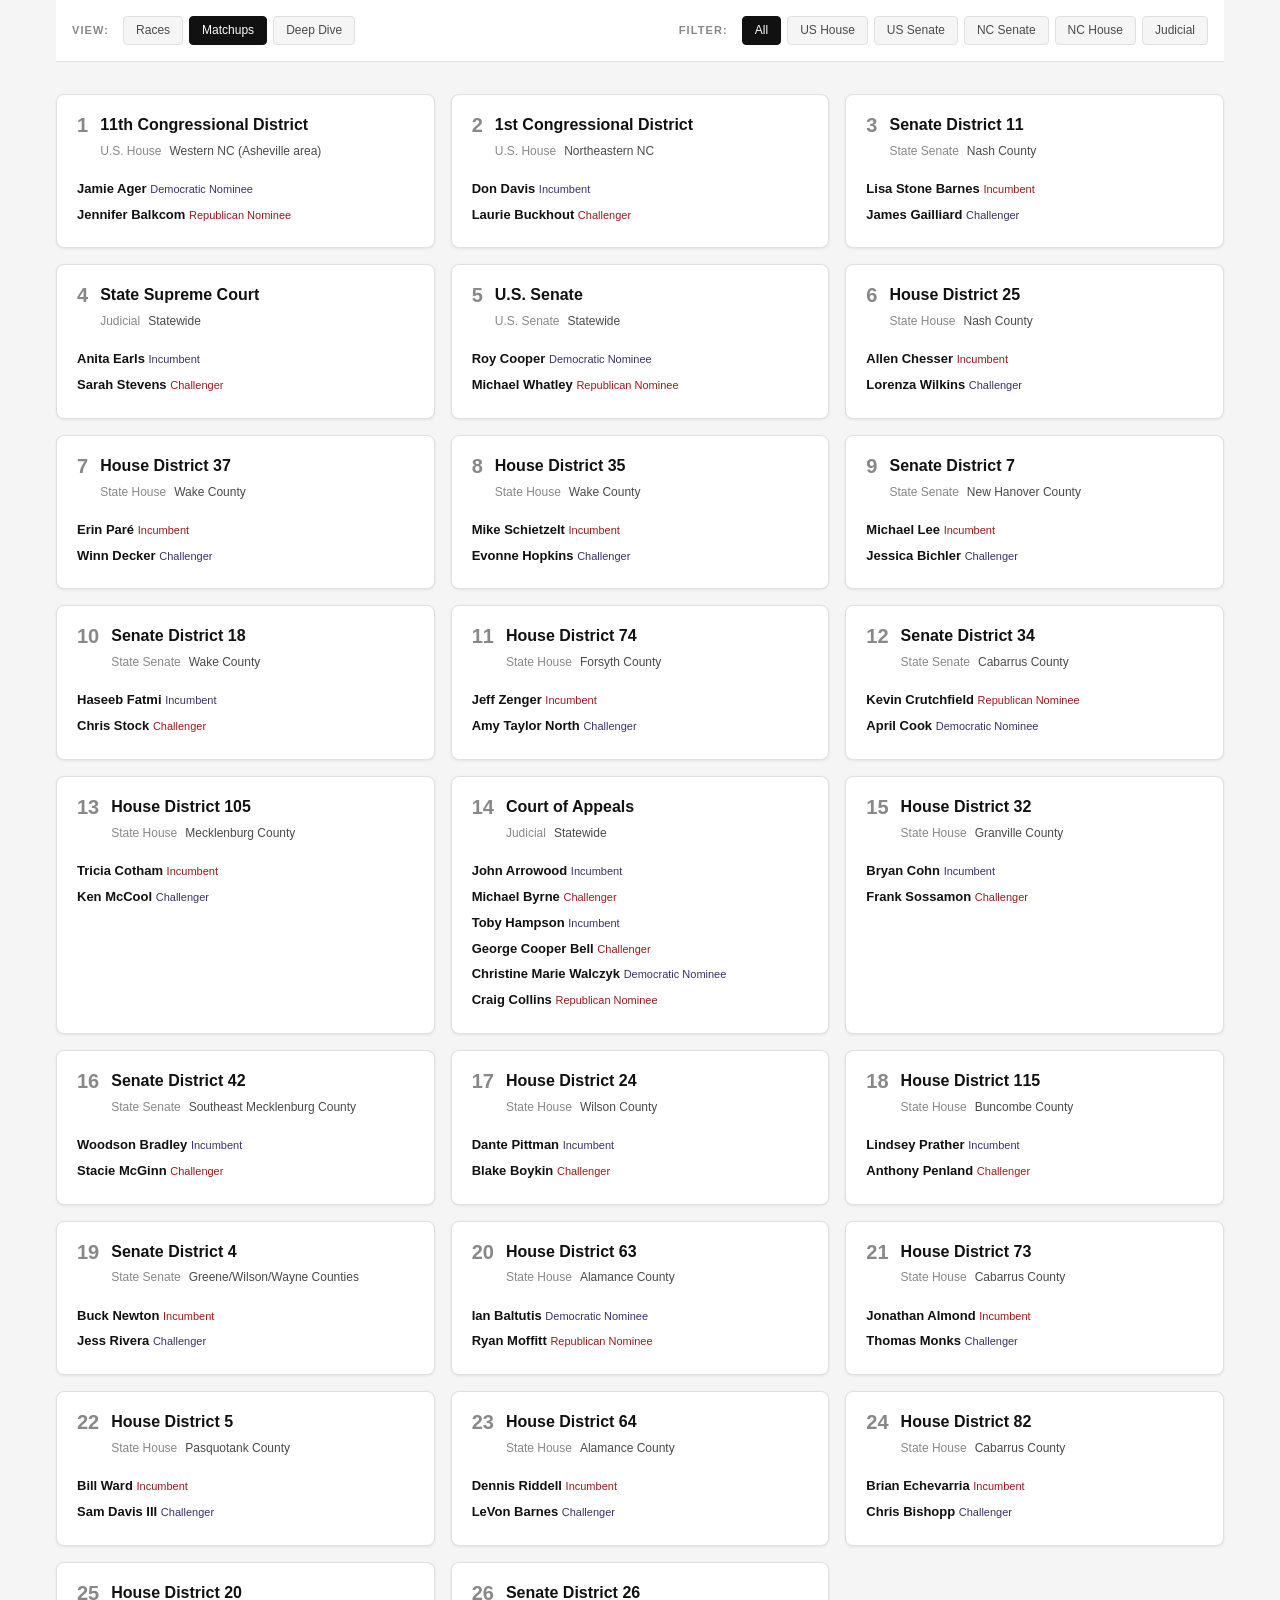
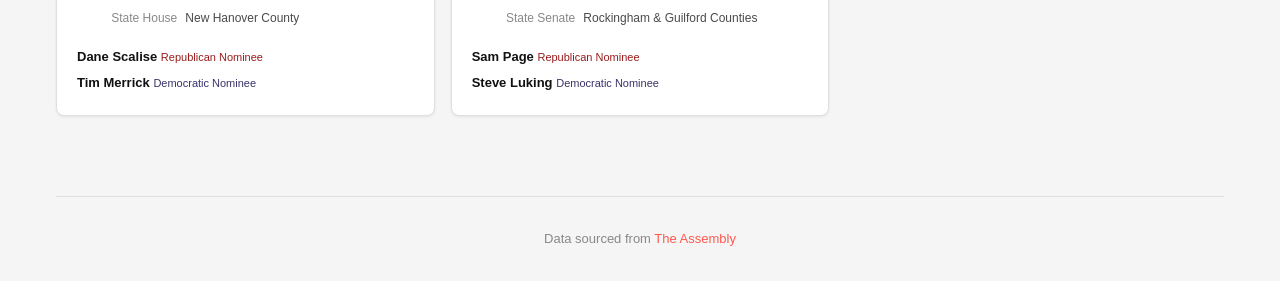
<file: index.html>
<!DOCTYPE html>
<html lang="en">
<head>
  <meta charset="UTF-8">
  <meta name="viewport" content="width=device-width, initial-scale=1.0">
  <title>Top Primaries to Watch in 2026 | The Assembly</title>
  <link rel="stylesheet" href="styles.css">
  <meta name="description" content="An interactive guide to the 26 most important North Carolina primary elections in 2026, from The Assembly.">
  <meta property="og:title" content="26 NC Primary Races to Watch">
  <meta property="og:description" content="An interactive guide to the 26 most important North Carolina primary elections in 2026.">
  <meta property="og:type" content="website">
</head>
<body>
  <div class="container">

    <nav class="controls">
      <div class="view-modes">
        <span class="control-label">View:</span>
        <button class="view-btn" data-view="skim">Races</button>
        <button class="view-btn active" data-view="peek">Matchups</button>
        <button class="view-btn" data-view="deep-dive">Deep Dive</button>
      </div>

      <div class="type-filters">
        <span class="control-label">Filter:</span>
        <button class="filter-btn active" data-type="ALL">All</button>
        <button class="filter-btn" data-type="U.S. House">US House</button>
        <button class="filter-btn" data-type="U.S. Senate">US Senate</button>
        <button class="filter-btn" data-type="State Senate">NC Senate</button>
        <button class="filter-btn" data-type="State House">NC House</button>
        <button class="filter-btn" data-type="Judicial">Judicial</button>
      </div>
    </nav>

    <main class="board" id="board">
      <!-- Cards populated by JavaScript -->
    </main>

    <footer class="footer">
      <p>Data sourced from <a href="https://www.theassemblync.com/" target="_blank" rel="noopener">The Assembly</a></p>
    </footer>
  </div>

  <script src="app.js"></script>
</body>
</html>
</file>
<file: styles.css>
* {
  margin: 0;
  padding: 0;
  box-sizing: border-box;
}

:root {
  --bg-primary: #f5f5f5;
  --bg-secondary: #ffffff;
  --bg-card: #ffffff;
  --bg-card-hover: #fafafa;
  --text-primary: #111111;
  --text-secondary: #4a4a4a;
  --text-muted: #888;
  --border: #e0e0e0;
  --shadow: rgba(0, 0, 0, 0.08);
  --accent: #ff584e;

  /* Primary colors palette */
  --yellow: #eab308;
  --yellow-light: #fefce8;
  --yellow-dark: #a16207;

  /* Party colors - Republican */
  --republican: #ff584e;
  --republican-dark: #991b1b;
  --republican-light: #f87171;
  --republican-bg: #fef2f2;

  /* Party colors - Democratic */
  --democrat: #383269;
  --democrat-dark: #383269;
  --democrat-light: #c8e4f6;
  --democrat-bg: #eff6ff;
}

body {
  font-family: 'Graphik', Roboto, sans-serif;
  background: var(--bg-primary);
  color: var(--text-primary);
  line-height: 1.5;
  min-height: 100vh;
}

/* Typography - Assembly style */
h1, h2, h3, .card-title {
  font-family: 'Graphik', Roboto, sans-serif;
  font-weight: 700;
}

.card-summary, .card-fulltext, .card-stakes, .card-keyfact, .candidate-desc {
  font-family: 'Nib Pro', 'Times New Roman', serif;
}

/* Full text hidden by default */
.card-fulltext {
  display: none;
}

.container {
  max-width: 1200px;
  margin: 0 auto;
  padding: 0 1rem;
}

/* Header */
.header {
  padding: 2rem 0 1.5rem;
  border-bottom: 1px solid var(--border);
  margin-bottom: 1.5rem;
  background: var(--bg-secondary);
}

.header-content {
  text-align: center;
}

.logo {
  width: 60px;
  height: 60px;
  margin-bottom: 1rem;
}

.category-link {
  display: block;
  font-size: 0.6875rem;
  font-weight: 700;
  text-transform: uppercase;
  letter-spacing: 0.05em;
  color: var(--accent);
  text-decoration: none !important;
  border: none;
  margin-bottom: 0.5rem;
}

.category-link:hover {
  color: var(--text-primary);
  text-decoration: none !important;
}

.subtitle {
  font-size: 2.5rem;
  font-weight: 700;
  letter-spacing: -0.02em;
  margin-bottom: 0.75rem;
  color: var(--text-primary);
}

.byline {
  font-size: 0.875rem;
  color: var(--text-secondary);
  margin-bottom: 0.5rem;
}

.byline-author {
  position: relative;
  display: inline-block;
}

.byline-author a {
  color: var(--text-primary);
  text-decoration: none;
  font-weight: 500;
  border-bottom: 1px solid var(--accent);
}

.byline-author a:hover {
  color: var(--accent);
}

.author-tooltip {
  visibility: hidden;
  opacity: 0;
  position: absolute;
  bottom: 100%;
  left: 50%;
  transform: translateX(-50%);
  width: 320px;
  background: var(--text-primary);
  color: white;
  padding: 1rem;
  border-radius: 8px;
  font-size: 0.8125rem;
  line-height: 1.5;
  font-weight: 400;
  text-align: left;
  z-index: 200;
  margin-bottom: 0.5rem;
  box-shadow: 0 4px 20px rgba(0,0,0,0.2);
  transition: opacity 0.2s ease, visibility 0.2s ease;
}

.author-tooltip::after {
  content: '';
  position: absolute;
  top: 100%;
  left: 50%;
  transform: translateX(-50%);
  border: 8px solid transparent;
  border-top-color: var(--text-primary);
}

.byline-author:hover .author-tooltip {
  visibility: visible;
  opacity: 1;
}

.author-email {
  font-size: 0.8125rem;
  margin-bottom: 0.5rem;
}

.author-email a {
  color: var(--text-muted);
  text-decoration: none;
}

.author-email a:hover {
  color: var(--accent);
}

.last-updated {
  font-size: 0.8125rem;
  color: var(--text-muted);
}

.source-links {
  margin-top: 0.75rem;
  font-size: 0.8125rem;
}

.source-links a {
  color: var(--accent);
  text-decoration: none;
  margin: 0 0.5rem;
}

.source-links a:hover {
  text-decoration: underline;
}

/* Results Controls */
.results-controls {
  margin-top: 0.75rem;
  display: flex;
  align-items: center;
  justify-content: center;
  gap: 0.75rem;
}

.results-timestamp {
  font-size: 0.75rem;
  color: var(--text-muted);
}

.refresh-btn {
  background: var(--bg-primary);
  border: 1px solid var(--border);
  color: var(--text-secondary);
  padding: 0.35rem 0.75rem;
  font-size: 0.75rem;
  font-weight: 600;
  border-radius: 4px;
  cursor: pointer;
  transition: all 0.15s ease;
}

.refresh-btn:hover {
  background: var(--bg-card-hover);
  color: var(--text-primary);
  border-color: var(--text-muted);
}

.refresh-btn:disabled {
  opacity: 0.5;
  cursor: not-allowed;
}

/* Controls */
.controls {
  display: flex;
  flex-direction: column;
  gap: 1rem;
  padding: 1rem 0;
  border-bottom: 1px solid var(--border);
  margin-bottom: 2rem;
  background: var(--bg-secondary);
  position: sticky;
  top: 0;
  z-index: 100;
}

@media (min-width: 768px) {
  .controls {
    flex-direction: row;
    justify-content: space-between;
    align-items: center;
  }
}

.control-label {
  font-size: 0.6875rem;
  font-weight: 600;
  text-transform: uppercase;
  letter-spacing: 0.1em;
  color: var(--text-muted);
  margin-right: 0.5rem;
}

.view-modes,
.type-filters {
  display: flex;
  align-items: center;
  flex-wrap: wrap;
  gap: 0.375rem;
}

.view-modes {
  padding-left: 1rem;
}

.type-filters {
  padding-right: 1rem;
}

.view-btn,
.filter-btn {
  background: var(--bg-primary);
  border: 1px solid var(--border);
  color: var(--text-secondary);
  padding: 0.4rem 0.75rem;
  font-size: 0.75rem;
  font-weight: 500;
  border-radius: 4px;
  cursor: pointer;
  transition: all 0.15s ease;
}

.view-btn:hover,
.filter-btn:hover {
  background: var(--bg-card-hover);
  color: var(--text-primary);
  border-color: var(--text-muted);
}

.view-btn.active {
  background: var(--text-primary);
  border-color: var(--text-primary);
  color: white;
}

.filter-btn.active {
  background: var(--text-primary);
  border-color: var(--text-primary);
  color: white;
}

.filter-btn[data-type="Republican"].active {
  background: var(--republican);
  border-color: var(--republican);
}

.filter-btn[data-type="Democratic"].active {
  background: var(--democrat);
  border-color: var(--democrat);
}

/* Board Grid */
.board {
  display: grid;
  gap: 1rem;
  padding-bottom: 3rem;
}

/* View Mode: Skim - compact list */
.board.view-skim {
  grid-template-columns: 1fr;
  gap: 0.5rem;
}

/* View Mode: Peek - small cards */
.board.view-peek {
  grid-template-columns: repeat(auto-fill, minmax(320px, 1fr));
  gap: 1rem;
}

/* View Mode: Peruse - medium cards */
.board.view-peruse {
  grid-template-columns: repeat(auto-fill, minmax(400px, 1fr));
  gap: 1.25rem;
}

/* View Mode: Deep Dive - large detailed cards */
.board.view-deep-dive {
  grid-template-columns: 1fr;
  gap: 1.5rem;
}

/* Race Card Base */
.race-card {
  background: var(--bg-card);
  border: 1px solid var(--border);
  border-radius: 8px;
  overflow: hidden;
  transition: all 0.2s ease;
  box-shadow: 0 1px 3px var(--shadow);
}

.race-card:hover {
  box-shadow: 0 4px 12px var(--shadow);
}

.race-card.hidden {
  display: none;
}

.race-card.party-republican {
  border-left: 4px solid var(--republican);
}

.race-card.party-democratic {
  border-left: 4px solid var(--democrat);
}

/* Skim View - Minimal Row */
.view-skim .race-card {
  display: flex;
  align-items: center;
  padding: 0.75rem 1rem;
  border-radius: 6px;
  gap: 1rem;
}

.view-skim .card-rank {
  font-size: 1.125rem;
  font-weight: 700;
  color: var(--text-muted);
  min-width: 2rem;
}

.view-skim .card-info {
  display: flex;
  align-items: center;
  gap: 0.75rem;
  flex: 1;
  flex-wrap: wrap;
}

.view-skim .card-title {
  font-size: 0.9375rem;
  font-weight: 600;
}

.view-skim .card-type,
.view-skim .card-location,
.view-skim .card-candidates,
.view-skim .card-summary,
.view-skim .card-stakes,
.view-skim .card-issues,
.view-skim .card-keyfact {
  display: none;
}

/* Peek View - Compact Card */
.view-peek .race-card {
  padding: 1.25rem;
}

.view-peek .card-header {
  display: flex;
  align-items: flex-start;
  gap: 0.75rem;
  margin-bottom: 1rem;
}

.view-peek .card-rank {
  font-size: 1.25rem;
  font-weight: 700;
  color: var(--text-muted);
  line-height: 1;
}

.view-peek .card-info {
  flex: 1;
}

.view-peek .card-title {
  font-size: 1rem;
  font-weight: 700;
  margin-bottom: 0.375rem;
  line-height: 1.3;
}

.view-peek .card-meta {
  display: flex;
  align-items: center;
  gap: 0.5rem;
  flex-wrap: wrap;
}

.view-peek .card-type {
  font-size: 0.75rem;
  color: var(--text-muted);
}

.view-peek .card-location {
  font-size: 0.75rem;
  color: var(--text-secondary);
}

.view-peek .card-candidates {
  margin-top: 0.75rem;
}

.view-peek .candidate {
  display: flex;
  align-items: baseline;
  gap: 0.5rem;
  padding: 0.2rem 0;
  font-size: 0.8125rem;
}

.view-peek .candidate-name {
  font-weight: 600;
}

.view-peek .candidate-role {
  font-size: 0.6875rem;
  color: var(--text-muted);
}

.view-peek .candidate-role.democrat {
  color: var(--democrat-dark);
}

.view-peek .candidate-role.republican {
  color: var(--republican-dark);
}


/* Peruse View - Medium Detail */
.view-peruse .race-card {
  padding: 1.5rem;
}

.view-peruse .card-header {
  display: flex;
  align-items: flex-start;
  gap: 1rem;
  margin-bottom: 1rem;
}

.view-peruse .card-rank {
  font-size: 1.75rem;
  font-weight: 700;
  color: var(--text-muted);
  line-height: 1;
}

.view-peruse .card-info {
  flex: 1;
}

.view-peruse .card-title {
  font-size: 1.125rem;
  font-weight: 700;
  margin-bottom: 0.5rem;
  line-height: 1.3;
}

.view-peruse .card-meta {
  display: flex;
  align-items: center;
  gap: 0.5rem;
  margin-bottom: 0.25rem;
  flex-wrap: wrap;
}


.view-peruse .card-type {
  font-size: 0.8125rem;
  color: var(--text-muted);
}

.view-peruse .card-location {
  font-size: 0.8125rem;
  color: var(--text-secondary);
}

.view-peruse .card-candidates {
  margin: 1rem 0;
  padding: 0.75rem;
  background: var(--bg-primary);
  border-radius: 6px;
}

.view-peruse .candidate {
  display: flex;
  align-items: baseline;
  gap: 0.5rem;
  padding: 0.3rem 0;
  border-bottom: 1px solid var(--border);
}

.view-peruse .candidate:last-child {
  border-bottom: none;
}

.view-peruse .candidate-name {
  font-weight: 600;
  font-size: 0.875rem;
}

.view-peruse .candidate-role {
  font-size: 0.6875rem;
  color: white;
  padding: 0.1rem 0.35rem;
  border-radius: 3px;
}

.view-peek .candidate-party {
  display: none;
}

/* Party-specific role colors for peruse view */
.view-peruse .race-card .candidate-role.republican {
  background: var(--republican-dark);
}

.view-peruse .race-card .candidate-role.republican {
  background: var(--democrat-dark);
}

.view-peruse .candidate-desc {
  display: none;
}

/* Deep Dive View - Full Detail */
.view-deep-dive .race-card {
  padding: 1.75rem;
}

.view-deep-dive .card-header {
  display: flex;
  align-items: flex-start;
  gap: 1.25rem;
  margin-bottom: 1.25rem;
}

.view-deep-dive .card-rank {
  font-size: 2rem;
  font-weight: 700;
  color: var(--text-muted);
  line-height: 1;
  min-width: 3rem;
}

.view-deep-dive .card-info {
  flex: 1;
}

.view-deep-dive .card-title {
  font-size: 1.375rem;
  font-weight: 700;
  margin-bottom: 0.5rem;
  line-height: 1.3;
}

.view-deep-dive .card-meta {
  display: flex;
  align-items: center;
  gap: 0.75rem;
  margin-bottom: 0.5rem;
  flex-wrap: wrap;
}

.view-deep-dive .card-type {
  font-size: 0.875rem;
  color: var(--text-muted);
}

.view-deep-dive .card-location {
  font-size: 0.875rem;
  color: var(--text-secondary);
  font-weight: 500;
}

.view-deep-dive .card-candidates {
  margin: 1.25rem 0;
  display: grid;
  gap: 0.625rem;
}

.view-deep-dive .candidate {
  padding: 0.875rem;
  background: var(--bg-primary);
  border-radius: 6px;
  border: 1px solid var(--border);
}

.view-deep-dive .candidate-header {
  display: flex;
  align-items: center;
  gap: 0.5rem;
  margin-bottom: 0.375rem;
}

.view-deep-dive .candidate-name {
  font-weight: 700;
  font-size: 0.9375rem;
}

.view-deep-dive .candidate-role {
  font-size: 0.6875rem;
  color: white;
  padding: 0.15rem 0.4rem;
  border-radius: 3px;
}

.view-deep-dive .race-card .candidate-party, 
.race-card.view-expanded-deep-dive .candidate-party {
  font-size: 0.6875rem;
  color: black;
  padding: 0.15rem 0.4rem;
  border-radius: 3px;
}

/* Party-specific role colors for deep dive */

.view-deep-dive .race-card .candidate-role.republican,
.race-card.expanded-deep-dive .candidate-role.republican {
  background: var(--republican-dark);
}

.view-deep-dive .race-card .candidate-role.democrat,
.race-card.expanded-deep-dive .candidate-role.democrat {
  background: var(--democrat-dark);
}

.view-deep-dive .race-card .candidate-party,
.race-card.expanded-deep-dive .candidate-party,
.race-card.expanded-peruse .candidate {
  font-size: 0.6875rem;
  color: black;
  padding: 0.15rem 0.4rem;
  border-radius: 3px;
}

.view-deep-dive .race-card .candidate-party.republican,
.race-card.expanded-deep-dive .candidate-party.republican,
.race-card.expanded-peruse .candidate.republican {
  border: 1px solid var(--republican);
}

.view-deep-dive .race-card .candidate-party.democrat,
.race-card.expanded-deep-dive .candidate-party.democrat,
.race-card.expanded-peruse .candidate.democrat {
  border: 1px solid var(--democrat);
}

.view-deep-dive .candidate-desc {
  font-size: 0.8125rem;
  color: var(--text-secondary);
  line-height: 1.5;
}

.view-deep-dive .card-summary {
  display: none;
}

.view-deep-dive .card-fulltext {
  display: block;
  font-size: 1rem;
  color: var(--text-secondary);
  line-height: 1.7;
  margin-bottom: 1.5rem;
}

.view-deep-dive .card-fulltext p {
  margin-bottom: 1rem;
}

.view-deep-dive .card-fulltext p:last-child {
  margin-bottom: 0;
}

.view-deep-dive .card-stakes {
  font-size: 0.9375rem;
  color: var(--text-primary);
  font-weight: 500;
  padding: 0.875rem 1rem;
  background: var(--yellow-light);
  border-left: 4px solid var(--yellow);
  border-radius: 0 6px 6px 0;
  margin-bottom: 1rem;
}

.view-deep-dive .card-stakes-label {
  font-size: 0.6875rem;
  font-weight: 700;
  text-transform: uppercase;
  letter-spacing: 0.05em;
  color: var(--yellow-dark);
  margin-bottom: 0.25rem;
  font-family: -apple-system, BlinkMacSystemFont, 'Segoe UI', Roboto, sans-serif;
}

.view-deep-dive .card-issues {
  display: flex;
  flex-wrap: wrap;
  gap: 0.375rem;
  margin-bottom: 1rem;
}

.view-deep-dive .issue-tag {
  background: var(--bg-primary);
  border: 1px solid var(--border);
  padding: 0.3rem 0.6rem;
  border-radius: 16px;
  font-size: 0.75rem;
  color: var(--text-secondary);
}

.view-deep-dive .card-keyfact {
  font-size: 0.9375rem;
  color: var(--text-primary);
  padding: 0.875rem 1rem;
  background: var(--bg-primary);
  border-left: 4px solid var(--accent);
  border-radius: 0 6px 6px 0;
}

.view-deep-dive .card-keyfact-label {
  font-size: 0.6875rem;
  font-weight: 700;
  text-transform: uppercase;
  letter-spacing: 0.05em;
  color: var(--accent);
  margin-bottom: 0.25rem;
  font-family: -apple-system, BlinkMacSystemFont, 'Segoe UI', Roboto, sans-serif;
}

/* Clickable cards */
.race-card {
  cursor: pointer;
}

/* Expanded cards - in place expansion */
.race-card.expanded {
  grid-column: 1 / -1 !important;
  transition: all 0.2s ease;
  z-index: 10;
}

/* Expanded to Peruse style (from Skim/Peek) */
.race-card.expanded-peruse {
  padding: 1.5rem;
  max-width: 100%;
}

.race-card.expanded-peruse .card-header {
  display: flex !important;
  flex-direction: row !important;
  align-items: baseline !important;
  gap: 0.75rem;
  margin-bottom: 1rem;
}

.race-card.expanded-peruse .card-rank {
  font-size: 1.5rem;
  font-weight: 700;
  line-height: 1;
  flex-shrink: 0;
}

.race-card.expanded-peruse .card-info {
  flex: 1;
}

.race-card.expanded-peruse .card-title {
  font-size: 1.5rem;
  margin-bottom: 0.375rem;
}

.race-card.expanded-peruse .card-meta {
  display: flex;
  align-items: center;
  gap: 0.5rem;
  margin-bottom: 0.25rem;
  flex-wrap: wrap;
}

.race-card.expanded-peruse .card-party {
  display: inline-block;
  padding: 0.2rem 0.5rem;
  border-radius: 3px;
  font-size: 0.6875rem;
  font-weight: 700;
  text-transform: uppercase;
}

.race-card.expanded-peruse .card-type,
.race-card.expanded-peruse .card-location {
  display: inline;
  font-size: 0.8125rem;
}

.race-card.expanded-peruse .card-candidates {
  display: flex !important;
  flex-wrap: wrap;
  gap: 0.5rem;
  margin: 1rem 0;
  padding: 1rem;
  background: var(--bg-primary);
  border-radius: 8px;
}

.race-card.expanded-peruse .candidate {
  display: flex;
  align-items: center;
  gap: 0.5rem;
  padding: 0.5rem 0.75rem;
  background: var(--bg-card);
  border: 1px solid var(--border);
  border-radius: 6px;
  flex: 0 0 auto;
}

.race-card.expanded-peruse .candidate-header {
  display: flex;
  align-items: center;
  gap: 0.5rem;
  margin-bottom: 0;
}

.race-card.expanded-peruse .candidate-name {
  font-weight: 600;
  font-size: 0.9375rem;
  white-space: nowrap;
}

.race-card.expanded-peruse .candidate-role {
  font-size: 0.6875rem;
  color: black;
  padding: 0.15rem 0.5rem;
  border-radius: 3px;
  white-space: nowrap;
}

.race-card.expanded-peruse .candidate-desc {
  display: none !important;
}


.race-card.expanded-peruse .candidate-desc {
  display: none !important;
}

.race-card.expanded-peruse .card-summary {
  display: block !important;
  font-size: 1rem;
  color: var(--text-secondary);
  line-height: 1.7;
  margin-bottom: 1rem;
  font-family: Georgia, 'Times New Roman', serif;
}

.race-card.expanded-peruse .card-stakes {
  display: block !important;
  font-size: 0.9375rem;
  color: var(--text-primary);
  font-weight: 500;
  padding: 0.875rem 1rem;
  background: var(--yellow-light);
  border-left: 4px solid var(--yellow);
  border-radius: 0 6px 6px 0;
  font-family: Georgia, 'Times New Roman', serif;
}

.race-card.expanded-peruse .card-stakes-label {
  display: block !important;
  font-size: 0.6875rem;
  font-weight: 700;
  text-transform: uppercase;
  letter-spacing: 0.05em;
  color: var(--yellow-dark);
  margin-bottom: 0.25rem;
  font-family: -apple-system, BlinkMacSystemFont, 'Segoe UI', Roboto, sans-serif;
}

.race-card.expanded-peruse .card-issues,
.race-card.expanded-peruse .card-keyfact {
  display: none !important;
}

/* Dive Deep button - hidden by default */
.dive-deep-btn {
  display: none;
}

/* Show in expanded-peruse only */
.race-card.expanded-peruse .dive-deep-btn {
  display: inline-block;
  margin-top: 1rem;
  padding: 0.5rem 1rem;
  background: var(--bg-secondary);
  border: 1px solid var(--border);
  border-radius: 4px;
  font-size: 0.8125rem;
  font-weight: 600;
  color: var(--text-secondary);
  cursor: pointer;
  transition: all 0.15s ease;
}

.race-card.expanded-peruse .dive-deep-btn:hover {
  background: var(--bg-primary);
  color: var(--text-primary);
  border-color: var(--text-muted);
}

/* Hide in deep-dive view */
.race-card.expanded-deep-dive .dive-deep-btn {
  display: none !important;
}

/* Expanded to Deep Dive style (from Peruse) */
.race-card.expanded-deep-dive {
  padding: 2rem;
  max-width: 100%;
  display: grid;
  grid-template-columns: minmax(0, 1fr) minmax(0, 2fr);
  align-items: start;
  grid-template-areas: 
    "header  fulltext"
    "candidates fulltext";
  column-gap: 2rem;
  row-gap: 1.25rem;
}

.race-card.expanded-deep-dive .card-header {
  grid-area: header;
  margin-bottom: 0;
}

.race-card.expanded-deep-dive .card-rank {
  font-size: 1.75rem;
  font-weight: 700;
  color: var(--text-muted);
  line-height: 1;
  flex-shrink: 0;
}

.race-card.expanded-deep-dive .card-info {
  flex: 1;
}

.race-card.expanded-deep-dive .card-title {
  font-size: 1.75rem;
  font-weight: 700;
  margin-bottom: 0.375rem;
  line-height: 1.3;
}

.race-card.expanded-deep-dive .card-meta {
  display: flex;
  align-items: center;
  gap: 0.75rem;
  margin-bottom: 0.5rem;
  flex-wrap: wrap;
}

.race-card.expanded-deep-dive .card-party {
  display: inline-block;
  padding: 0.25rem 0.6rem;
  border-radius: 3px;
  font-size: 0.75rem;
  font-weight: 700;
  text-transform: uppercase;
}

.race-card.expanded-deep-dive .card-type {
  display: inline;
  font-size: 0.875rem;
  color: var(--text-muted);
}

.race-card.expanded-deep-dive .card-location {
  display: inline;
  font-size: 0.875rem;
  color: var(--text-secondary);
  font-weight: 500;
}

.race-card.expanded-deep-dive .card-candidates {
  grid-area: candidates;
  margin: 0;
}

.race-card.expanded-deep-dive .candidate {
  padding: 0.875rem;
  background: var(--bg-primary);
  border-radius: 6px;
  border: 1px solid var(--border);
  margin: 3px;
}

.race-card.expanded-deep-dive .candidate-header {
  display: flex;
  align-items: center;
  gap: 0.5rem;
  margin-bottom: 0.375rem;
}

.race-card.expanded-deep-dive .candidate-name {
  font-weight: 700;
  font-size: 0.9375rem;
}

.race-card.expanded-deep-dive .candidate-role {
  font-size: 0.6875rem;
  color: white;
  padding: 0.15rem 0.4rem;
  border-radius: 3px;
}

.race-card.expanded-deep-dive .card-fulltext {
  display: block !important;
  font-size: 1rem;
  color: var(--text-secondary);
  line-height: 1.7;
  margin-bottom: 1.5rem;
  font-family: Georgia, 'Times New Roman', serif;
  grid-area: fulltext;
}

.race-card.expanded-deep-dive .card-fulltext p {
  margin-bottom: 1rem;
}

.race-card.expanded-deep-dive .card-fulltext p:last-child {
  margin-bottom: 0;
}

.race-card.expanded-deep-dive .card-stakes {
  display: block !important;
  font-size: 0.9375rem;
  color: var(--text-primary);
  font-weight: 500;
  padding: 0.875rem 1rem;
  background: var(--yellow-light);
  border-left: 4px solid var(--yellow);
  border-radius: 0 6px 6px 0;
  margin-bottom: 1rem;
  font-family: Georgia, 'Times New Roman', serif;
}

.race-card.expanded-deep-dive .card-stakes-label {
  display: block !important;
  font-size: 0.6875rem;
  font-weight: 700;
  text-transform: uppercase;
  letter-spacing: 0.05em;
  color: var(--yellow-dark);
  margin-bottom: 0.25rem;
  font-family: -apple-system, BlinkMacSystemFont, 'Segoe UI', Roboto, sans-serif;
}


/* Empty State */
.empty-state {
  text-align: center;
  padding: 4rem 2rem;
  color: var(--text-muted);
}

.empty-state h3 {
  font-size: 1.25rem;
  margin-bottom: 0.5rem;
  color: var(--text-secondary);
}

/* Footer */
.footer {
  text-align: center;
  padding: 2rem 0;
  border-top: 1px solid var(--border);
  margin-top: 2rem;
  color: var(--text-muted);
  font-size: 0.8125rem;
}

.footer a {
  color: var(--accent);
  text-decoration: none;
}

.footer a:hover {
  text-decoration: underline;
}

/* Responsive */
@media (max-width: 640px) {
  .subtitle {
    font-size: 1.75rem;
  }

  .controls {
    gap: 0.75rem;
    padding: 0.75rem 0;
  }

  .view-modes,
  .type-filters {
    justify-content: flex-start;
  }

  .filter-btn,
  .view-btn {
    padding: 0.35rem 0.6rem;
    font-size: 0.6875rem;
  }

  .board.view-peek,
  .board.view-peruse {
    grid-template-columns: 1fr;
  }

  .view-deep-dive .card-header {
    flex-direction: column;
  }

  .author-tooltip {
    width: 280px;
    left: 0;
    transform: translateX(0); }

  .race-card.expanded.expanded-deep-dive {
    display: grid;
    grid-template-columns: minmax(0, 1fr);
    grid-template-areas:
      "header"
      "candidates"
      "fulltext";}
  
  .race-card.expanded.expanded-peruse {
    display: grid;
    grid-template-columns: minmax(0, 1fr);
    grid-template-areas:
      "header"
      "candidates"
      "fulltext";}
  }
</file>
